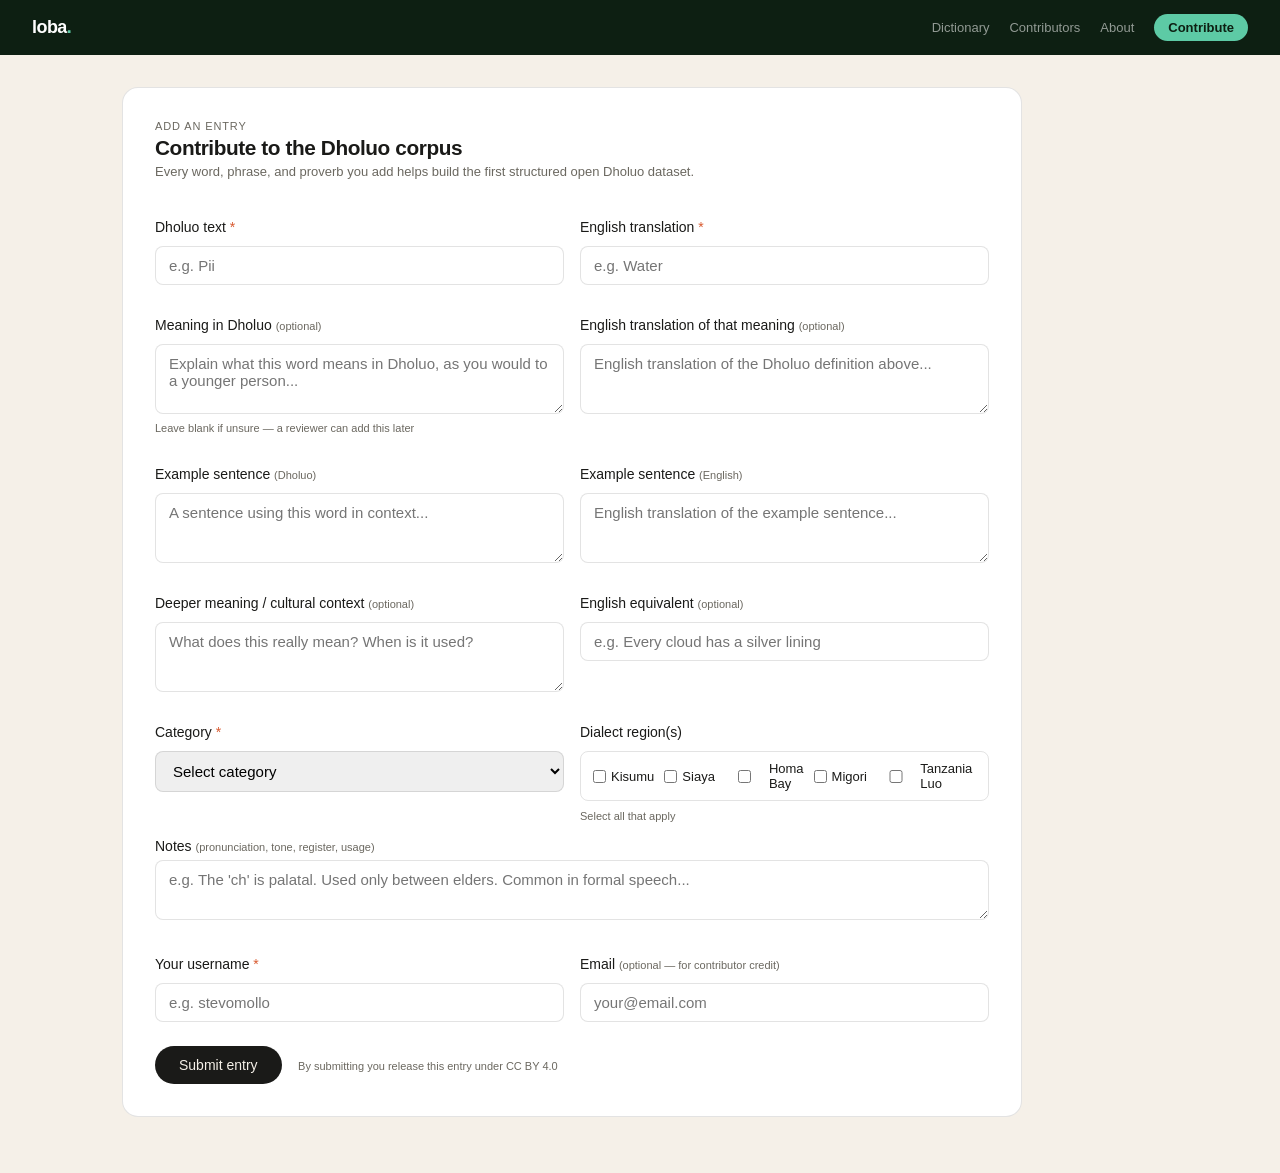
<file: web/index.html>
<!DOCTYPE html>
<html lang="en">
<head>
<meta charset="UTF-8">
<meta name="viewport" content="width=device-width, initial-scale=1.0">
<link rel="icon" type="image/x-icon" href="favicon.ico">
<link rel="icon" type="image/png" sizes="32x32" href="favicon-32x32.png">
<title>Loba — Contribute</title>
<link rel="icon" type="image/x-icon" href="favicon.ico">
<link rel="icon" type="image/png" sizes="32x32" href="favicon-32x32.png">
<link rel="stylesheet" href="styles/loba.css">
</head>
<body>

<nav class="nav">
  <a href="dictionary.html" class="nav-logo">loba<span>.</span></a>
  <div class="nav-links">
    <a href="dictionary.html">Dictionary</a>
    <a href="leaderboard.html">Contributors</a>
    <a href="about.html">About</a>
    <a href="index.html" class="active nav-contribute">Contribute</a>
  </div>
</nav>

<div class="page-wrap">
<div class="card wide-card">

  <p class="sub" style="font-size: 11px; text-transform: uppercase; letter-spacing: 0.08em; margin-bottom: 4px;">Add an entry</p>
  <h2 style="font-size: 1.3rem; font-weight: 700; margin-bottom: 0.25rem; letter-spacing: -0.02em;">Contribute to the Dholuo corpus</h2>
  <p style="font-size: 13px; color: #6B6860; margin-bottom: 1.5rem; font-weight: 300;">Every word, phrase, and proverb you add helps build the first structured open Dholuo dataset.</p>

  <div id="result"></div>

  <!-- Row 1: word + english -->
  <div class="form-row">
    <div class="form-col">
      <label>Dholuo text <span style="color:#D85A30">*</span></label>
      <input type="text" id="source_text" placeholder="e.g. Pii" class="dholuo-input" oninput="clearError('source_text')">
      <span class="field-error" id="source_text-error">Dholuo text is required</span>
    </div>
    <div class="form-col">
      <label>English translation <span style="color:#D85A30">*</span></label>
      <input type="text" id="english" placeholder="e.g. Water" oninput="clearError('english')">
      <span class="field-error" id="english-error">English translation is required</span>
    </div>
  </div>

  <!-- Row 2: dholuo definition + english definition -->
  <div class="form-row">
    <div class="form-col">
      <label>Meaning in Dholuo <span style="font-size:11px;color:#6B6860;font-weight:300;">(optional)</span></label>
      <textarea id="definition_source" class="dholuo-input" placeholder="Explain what this word means in Dholuo, as you would to a younger person..."></textarea>
      <div style="font-size:11px;color:#6B6860;margin-top:3px;">Leave blank if unsure — a reviewer can add this later</div>
    </div>
    <div class="form-col">
      <label>English translation of that meaning <span style="font-size:11px;color:#6B6860;font-weight:300;">(optional)</span></label>
      <textarea id="definition_english" placeholder="English translation of the Dholuo definition above..."></textarea>
    </div>
  </div>

  <!-- Row 3: example sentence -->
  <div class="form-row">
    <div class="form-col">
      <label>Example sentence <span style="font-size:11px;color:#6B6860;font-weight:300;">(Dholuo)</span></label>
      <textarea id="example_source" class="dholuo-input" placeholder="A sentence using this word in context..."></textarea>
    </div>
    <div class="form-col">
      <label>Example sentence <span style="font-size:11px;color:#6B6860;font-weight:300;">(English)</span></label>
      <textarea id="example_english" placeholder="English translation of the example sentence..."></textarea>
    </div>
  </div>

  <!-- Row 4: proverb fields -->
  <div class="form-row">
    <div class="form-col">
      <label>Deeper meaning / cultural context <span style="font-size:11px;color:#6B6860;font-weight:300;">(optional)</span></label>
      <textarea id="explanation" placeholder="What does this really mean? When is it used?"></textarea>
    </div>
    <div class="form-col">
      <label>English equivalent <span style="font-size:11px;color:#6B6860;font-weight:300;">(optional)</span></label>
      <input type="text" id="english_equivalent" placeholder="e.g. Every cloud has a silver lining">
    </div>
  </div>

  <!-- Row 5: category + dialect -->
  <div class="form-row">
    <div class="form-col">
      <label>Category <span style="color:#D85A30">*</span></label>
      <select id="category" onchange="clearError('category')">
        <option value="">Select category</option>
        <option>Greetings</option>
        <option>Family</option>
        <option>Food & drink</option>
        <option>Proverbs</option>
        <option>Daily life</option>
        <option>Emotions</option>
        <option>Body & health</option>
        <option>Nature</option>
        <option>Numbers</option>
        <option>Spirituality</option>
        <option>Music & culture</option>
        <option>Clothing</option>
        <option>Farming & livestock</option>
        <option>Time & seasons</option>
        <option value="__custom__">Other (type below)</option>
      </select>
      <input type="text" id="custom-category" placeholder="Type your category" style="display:none; margin-top: 6px;">
      <span class="field-error" id="category-error">Category is required</span>
    </div>
    <div class="form-col">
      <label>Dialect region(s)</label>
      <div class="dialect-box">
        <label class="dialect-check-label"><input type="checkbox" value="Kisumu" class="dialect-check"> Kisumu</label>
        <label class="dialect-check-label"><input type="checkbox" value="Siaya" class="dialect-check"> Siaya</label>
        <label class="dialect-check-label"><input type="checkbox" value="Homa Bay" class="dialect-check"> Homa Bay</label>
        <label class="dialect-check-label"><input type="checkbox" value="Migori" class="dialect-check"> Migori</label>
        <label class="dialect-check-label"><input type="checkbox" value="Tanzania Luo" class="dialect-check"> Tanzania Luo</label>
      </div>
      <div style="font-size: 11px; color: #6B6860; margin-top: 4px;">Select all that apply</div>
    </div>
  </div>

  <!-- Row 6: notes full width -->
  <div style="margin-bottom: 1rem;">
    <label>Notes <span style="font-size:11px;color:#6B6860;font-weight:300;">(pronunciation, tone, register, usage)</span></label>
    <textarea id="notes" placeholder="e.g. The 'ch' is palatal. Used only between elders. Common in formal speech..." style="min-height: 60px;"></textarea>
  </div>

  <!-- Row 7: contributor -->
  <div class="form-row">
    <div class="form-col">
      <label>Your username <span style="color:#D85A30">*</span></label>
      <input type="text" id="username" placeholder="e.g. stevomollo" oninput="clearError('username')">
      <span class="field-error" id="username-error">Username is required</span>
    </div>
    <div class="form-col">
      <label>Email <span style="font-size:11px;color:#6B6860;font-weight:300;">(optional — for contributor credit)</span></label>
      <input type="text" id="email" placeholder="your@email.com">
    </div>
  </div>

  <button onclick="submitEntry()" style="margin-top: 0.5rem;">Submit entry</button>
  <span style="font-size: 11px; color: #6B6860; margin-left: 12px;">By submitting you release this entry under CC BY 4.0</span>

</div>
</div>

<script>
const API_URL = "https://loba-production.up.railway.app/api/v1/entries";
const CONTRIBUTORS_URL = "https://loba-production.up.railway.app/api/v1/contributors";

document.getElementById('category').addEventListener('change', function() {
  const customInput = document.getElementById('custom-category');
  customInput.style.display = this.value === '__custom__' ? 'block' : 'none';
});

async function submitEntry() {
  const username = document.getElementById('username').value.trim();
  const sourceText = document.getElementById('source_text').value.trim();
  const english = document.getElementById('english').value.trim();

  // Validate and show inline errors
  let hasErrors = false;

  if (!username) {
    showError('username', 'Username is required');
    hasErrors = true;
  }
  if (!sourceText) {
    showError('source_text', 'Dholuo text is required');
    hasErrors = true;
  }
  if (!english) {
    showError('english', 'English translation is required');
    hasErrors = true;
  }

  if (!document.getElementById('category').value ||
      document.getElementById('category').value === '') {
    showError('category', 'Category is required');
    hasErrors = true;
  }

  if (hasErrors) {
    // Re-enable button since we're not submitting
    const btn = document.querySelector('button[onclick="submitEntry()"]');
    btn.disabled = false;
    btn.textContent = 'Submit entry';
    btn.style.opacity = '1';
    btn.style.cursor = 'pointer';
    return;
  }

  // Disable button immediately to prevent double submission
  const btn = document.querySelector('button[onclick="submitEntry()"]');
  btn.disabled = true;
  btn.textContent = 'Submitting...';
  btn.style.opacity = '0.5';
  btn.style.cursor = 'not-allowed';

  try {
    const contributorResponse = await fetch(CONTRIBUTORS_URL, {
      method: 'POST',
      headers: { 'Content-Type': 'application/json' },
      body: JSON.stringify({ username })
    });
    if (!contributorResponse.ok) throw new Error('Could not identify contributor');
    const contributor = await contributorResponse.json();

    const categoryEl = document.getElementById('category');
    const category = categoryEl.value === '__custom__'
      ? document.getElementById('custom-category').value
      : categoryEl.value;

    const dialect = Array.from(document.querySelectorAll('.dialect-check:checked'))
      .map(cb => cb.value)
      .join(', ');

    const payload = {
      source_text: sourceText,
      english,
      definition_source: document.getElementById('definition_source').value,
      definition_english: document.getElementById('definition_english').value,
      example_source: document.getElementById('example_source').value,
      example_english: document.getElementById('example_english').value,
      explanation: document.getElementById('explanation').value,
      english_equivalent: document.getElementById('english_equivalent').value,
      notes: document.getElementById('notes').value,
      category,
      dialect,
      contributor_id: contributor.id
    };

    const response = await fetch(API_URL, {
      method: 'POST',
      headers: { 'Content-Type': 'application/json' },
      body: JSON.stringify(payload)
    });

    if (!response.ok) {
      const errorText = await response.text();
      throw new Error(errorText);
    }

    const entry = await response.json();
    showResult('success', `Submitted! "${entry.source_text}" is now pending review.`);
    clearForm();

  } catch (err) {
    showResult('error', 'Something went wrong: ' + err.message);

  } finally {
    // Always re-enable the button whether success or error
    btn.disabled = false;
    btn.textContent = 'Submit entry';
    btn.style.opacity = '1';
    btn.style.cursor = 'pointer';
  }
}

function showError(fieldId, message) {
  const input = document.getElementById(fieldId);
  const error = document.getElementById(`${fieldId}-error`);
  if (input) input.classList.add('invalid');
  if (error) {
    error.textContent = message;
    error.classList.add('visible');
  }
}

function clearError(fieldId) {
  const input = document.getElementById(fieldId);
  const error = document.getElementById(`${fieldId}-error`);
  if (input) {
    input.classList.remove('invalid');
    if (input.value.trim()) input.classList.add('valid');
  }
  if (error) error.classList.remove('visible');
}

function showResult(type, message) {
  const el = document.getElementById('result');
  el.className = type;
  el.textContent = message;
  el.scrollIntoView({ behavior: 'smooth', block: 'nearest' });
}

function clearForm() {
  ['source_text','english','definition_source','definition_english',
   'example_source','example_english','explanation',
   'english_equivalent','notes'].forEach(id => {
    const el = document.getElementById(id);
    if (el) {
      el.value = '';
      el.classList.remove('invalid', 'valid');
    }
  });
  document.getElementById('category').value = '';
  document.getElementById('custom-category').style.display = 'none';
  document.querySelectorAll('.dialect-check').forEach(cb => cb.checked = false);
  ['username-error','source_text-error','english-error','category-error'].forEach(id => {
    const el = document.getElementById(id);
    if (el) el.classList.remove('visible');
  });
}
</script>

</body>
</html>
</file>
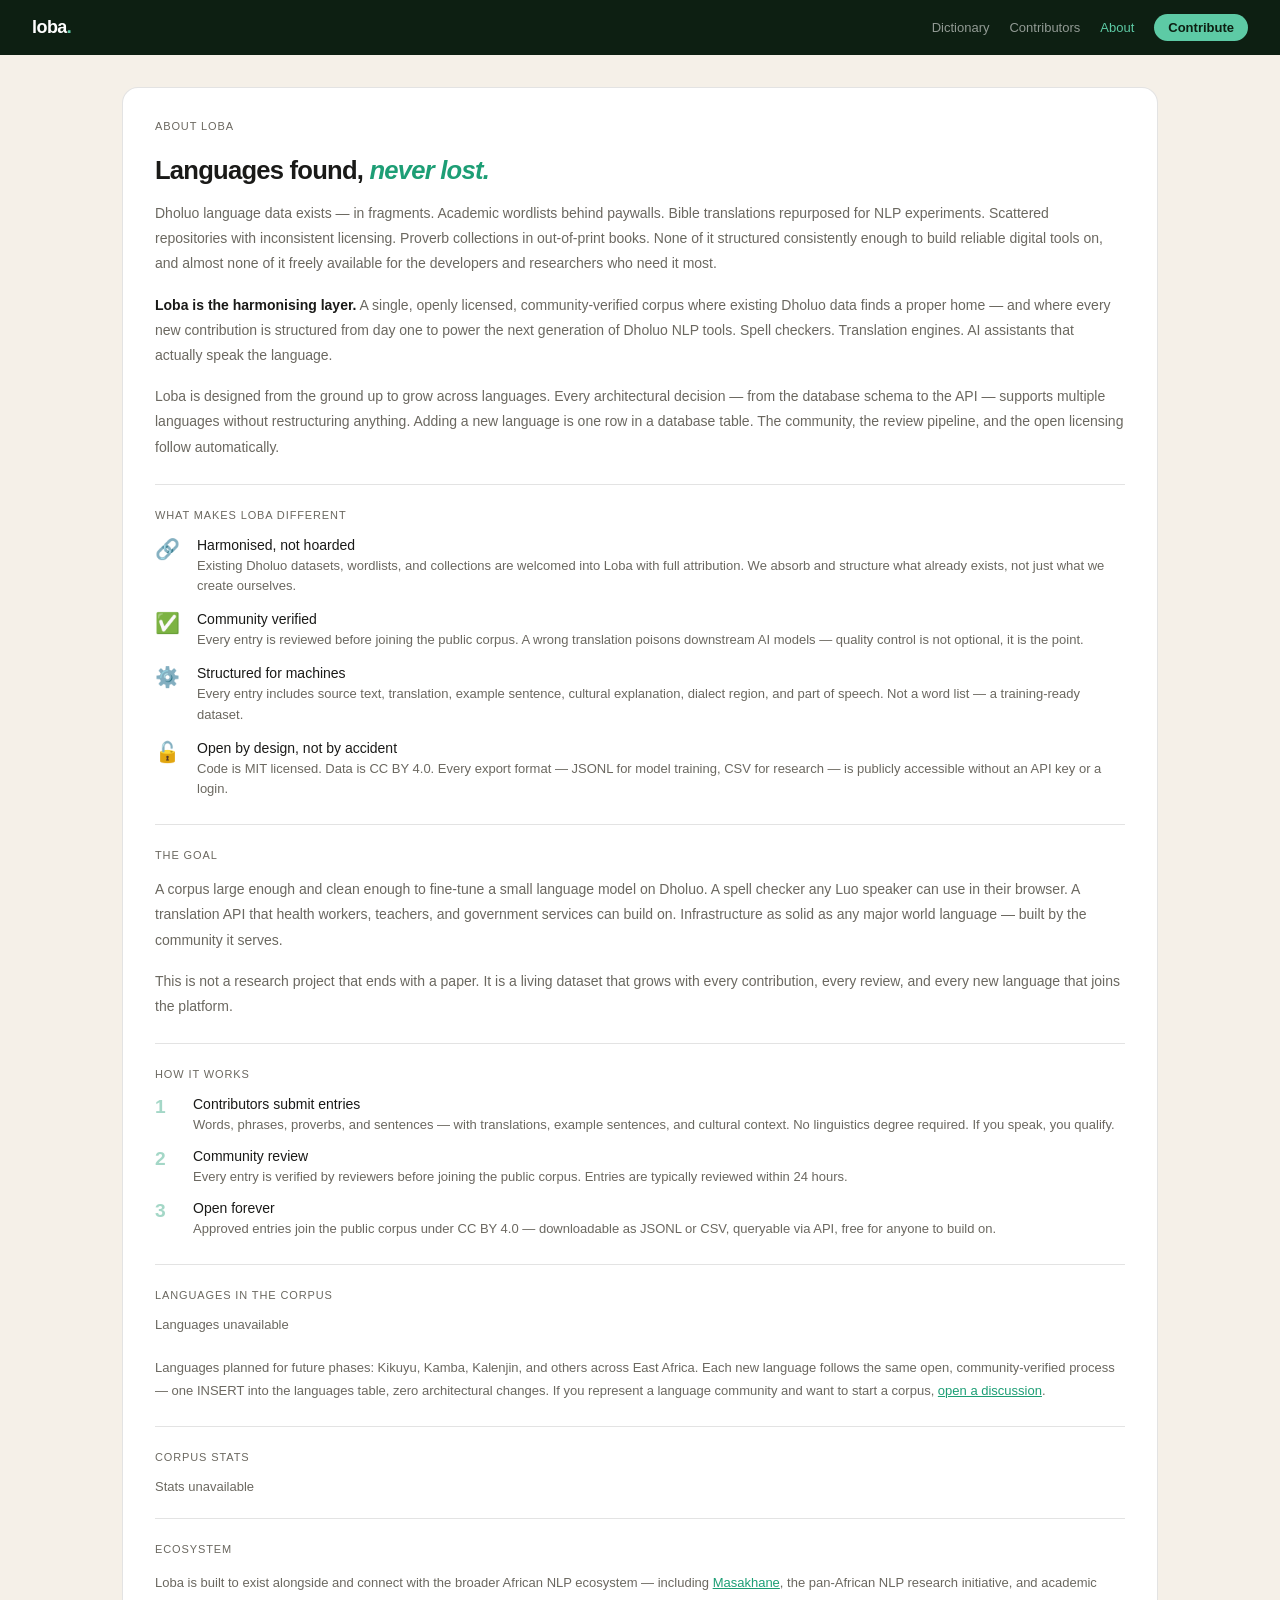
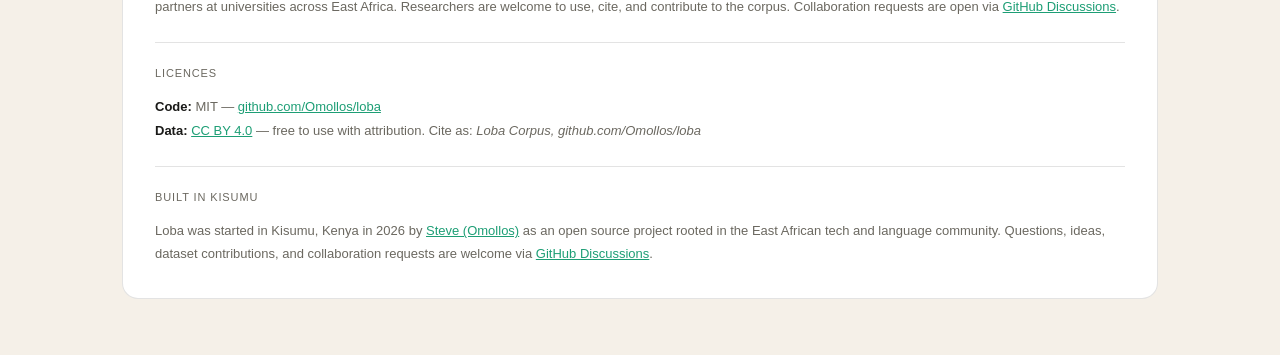
<file: web/about.html>
<!DOCTYPE html>
<html lang="en">
<head>
<meta charset="UTF-8">
<meta name="viewport" content="width=device-width, initial-scale=1.0">
<link rel="icon" type="image/x-icon" href="favicon.ico">
<link rel="icon" type="image/png" sizes="32x32" href="favicon-32x32.png">
<title>Loba — About</title>
<link rel="icon" type="image/x-icon" href="favicon.ico">
<link rel="icon" type="image/png" sizes="32x32" href="favicon-32x32.png">
<link rel="stylesheet" href="styles/loba.css">
</head>
<body>

<nav class="nav">
  <a href="dictionary.html" class="nav-logo">loba<span>.</span></a>
  <div class="nav-links">
    <a href="dictionary.html">Dictionary</a>
    <a href="leaderboard.html">Contributors</a>
    <a href="about.html" class="active">About</a>
    <a href="index.html" class="nav-contribute">Contribute</a>
  </div>
</nav>

<div class="page-wrap">
<div class="card">

  <p class="sub" style="font-size: 11px; text-transform: uppercase; letter-spacing: 0.08em;">About Loba</p>
  <h2 style="font-size: 1.6rem; font-weight: 700; margin-bottom: 1rem; letter-spacing: -0.03em;">
    Languages found, <em style="color: #1D9E75;">never lost.</em>
  </h2>

  <p style="font-size: 14px; color: #6B6860; line-height: 1.8; margin-bottom: 1rem; font-weight: 300;">
    Dholuo language data exists — in fragments. Academic wordlists behind paywalls.
    Bible translations repurposed for NLP experiments. Scattered repositories with
    inconsistent licensing. Proverb collections in out-of-print books. None of it
    structured consistently enough to build reliable digital tools on, and almost
    none of it freely available for the developers and researchers who need it most.
  </p>

  <p style="font-size: 14px; color: #6B6860; line-height: 1.8; margin-bottom: 1rem; font-weight: 300;">
    <strong style="color: #1A1A18;">Loba is the harmonising layer.</strong>
    A single, openly licensed, community-verified corpus where existing Dholuo data
    finds a proper home — and where every new contribution is structured from day one
    to power the next generation of Dholuo NLP tools. Spell checkers. Translation
    engines. AI assistants that actually speak the language.
  </p>

  <p style="font-size: 14px; color: #6B6860; line-height: 1.8; margin-bottom: 1rem; font-weight: 300;">
    Loba is designed from the ground up to grow across languages. Every architectural
    decision — from the database schema to the API — supports multiple languages without
    restructuring anything. Adding a new language is one row in a database table.
    The community, the review pipeline, and the open licensing follow automatically.
  </p>

  <hr style="border: none; border-top: 0.5px solid rgba(26,26,24,0.12); margin: 1.5rem 0;">

  <p class="sub" style="font-size: 11px; text-transform: uppercase; letter-spacing: 0.08em; margin-bottom: 1rem;">What makes Loba different</p>

  <div style="display: grid; gap: 14px; margin-bottom: 1.5rem;">
    <div style="display: flex; gap: 14px; align-items: flex-start;">
      <span style="font-size: 20px; flex-shrink: 0; width: 28px;">🔗</span>
      <div>
        <div style="font-size: 14px; font-weight: 500; margin-bottom: 3px;">Harmonised, not hoarded</div>
        <div style="font-size: 13px; color: #6B6860; font-weight: 300; line-height: 1.6;">Existing Dholuo datasets, wordlists, and collections are welcomed into Loba with full attribution. We absorb and structure what already exists, not just what we create ourselves.</div>
      </div>
    </div>
    <div style="display: flex; gap: 14px; align-items: flex-start;">
      <span style="font-size: 20px; flex-shrink: 0; width: 28px;">✅</span>
      <div>
        <div style="font-size: 14px; font-weight: 500; margin-bottom: 3px;">Community verified</div>
        <div style="font-size: 13px; color: #6B6860; font-weight: 300; line-height: 1.6;">Every entry is reviewed before joining the public corpus. A wrong translation poisons downstream AI models — quality control is not optional, it is the point.</div>
      </div>
    </div>
    <div style="display: flex; gap: 14px; align-items: flex-start;">
      <span style="font-size: 20px; flex-shrink: 0; width: 28px;">⚙️</span>
      <div>
        <div style="font-size: 14px; font-weight: 500; margin-bottom: 3px;">Structured for machines</div>
        <div style="font-size: 13px; color: #6B6860; font-weight: 300; line-height: 1.6;">Every entry includes source text, translation, example sentence, cultural explanation, dialect region, and part of speech. Not a word list — a training-ready dataset.</div>
      </div>
    </div>
    <div style="display: flex; gap: 14px; align-items: flex-start;">
      <span style="font-size: 20px; flex-shrink: 0; width: 28px;">🔓</span>
      <div>
        <div style="font-size: 14px; font-weight: 500; margin-bottom: 3px;">Open by design, not by accident</div>
        <div style="font-size: 13px; color: #6B6860; font-weight: 300; line-height: 1.6;">Code is MIT licensed. Data is CC BY 4.0. Every export format — JSONL for model training, CSV for research — is publicly accessible without an API key or a login.</div>
      </div>
    </div>
  </div>

  <hr style="border: none; border-top: 0.5px solid rgba(26,26,24,0.12); margin: 1.5rem 0;">

  <p class="sub" style="font-size: 11px; text-transform: uppercase; letter-spacing: 0.08em; margin-bottom: 1rem;">The goal</p>

  <p style="font-size: 14px; color: #6B6860; line-height: 1.8; margin-bottom: 1rem; font-weight: 300;">
    A corpus large enough and clean enough to fine-tune a small language model on Dholuo.
    A spell checker any Luo speaker can use in their browser. A translation API that
    health workers, teachers, and government services can build on. Infrastructure as
    solid as any major world language — built by the community it serves.
  </p>

  <p style="font-size: 14px; color: #6B6860; line-height: 1.8; margin-bottom: 1.5rem; font-weight: 300;">
    This is not a research project that ends with a paper. It is a living dataset
    that grows with every contribution, every review, and every new language that
    joins the platform.
  </p>

  <hr style="border: none; border-top: 0.5px solid rgba(26,26,24,0.12); margin: 1.5rem 0;">

  <p class="sub" style="font-size: 11px; text-transform: uppercase; letter-spacing: 0.08em; margin-bottom: 1rem;">How it works</p>

  <div style="display: grid; gap: 12px; margin-bottom: 1.5rem;">
    <div style="display: flex; gap: 14px; align-items: flex-start;">
      <span style="font-size: 1.2rem; font-weight: 700; color: #1D9E75; opacity: 0.4; flex-shrink: 0; width: 24px;">1</span>
      <div>
        <div style="font-size: 14px; font-weight: 500; margin-bottom: 3px;">Contributors submit entries</div>
        <div style="font-size: 13px; color: #6B6860; font-weight: 300; line-height: 1.6;">Words, phrases, proverbs, and sentences — with translations, example sentences, and cultural context. No linguistics degree required. If you speak, you qualify.</div>
      </div>
    </div>
    <div style="display: flex; gap: 14px; align-items: flex-start;">
      <span style="font-size: 1.2rem; font-weight: 700; color: #1D9E75; opacity: 0.4; flex-shrink: 0; width: 24px;">2</span>
      <div>
        <div style="font-size: 14px; font-weight: 500; margin-bottom: 3px;">Community review</div>
        <div style="font-size: 13px; color: #6B6860; font-weight: 300; line-height: 1.6;">Every entry is verified by reviewers before joining the public corpus. Entries are typically reviewed within 24 hours.</div>
      </div>
    </div>
    <div style="display: flex; gap: 14px; align-items: flex-start;">
      <span style="font-size: 1.2rem; font-weight: 700; color: #1D9E75; opacity: 0.4; flex-shrink: 0; width: 24px;">3</span>
      <div>
        <div style="font-size: 14px; font-weight: 500; margin-bottom: 3px;">Open forever</div>
        <div style="font-size: 13px; color: #6B6860; font-weight: 300; line-height: 1.6;">Approved entries join the public corpus under CC BY 4.0 — downloadable as JSONL or CSV, queryable via API, free for anyone to build on.</div>
      </div>
    </div>
  </div>

  <hr style="border: none; border-top: 0.5px solid rgba(26,26,24,0.12); margin: 1.5rem 0;">

  <p class="sub" style="font-size: 11px; text-transform: uppercase; letter-spacing: 0.08em; margin-bottom: 1rem;">Languages in the corpus</p>

  <div id="languages" style="margin-bottom: 1.5rem;">
    <div class="loading">Loading...</div>
  </div>

  <p style="font-size: 13px; color: #6B6860; line-height: 1.8; font-weight: 300; margin-bottom: 1.5rem;">
    Languages planned for future phases: Kikuyu, Kamba, Kalenjin, and others
    across East Africa. Each new language follows the same open, community-verified
    process — one INSERT into the languages table, zero architectural changes.
    If you represent a language community and want to start a corpus,
    <a href="https://github.com/Omollos/loba/discussions" style="color: #1D9E75;">open a discussion</a>.
  </p>

  <hr style="border: none; border-top: 0.5px solid rgba(26,26,24,0.12); margin: 1.5rem 0;">

  <p class="sub" style="font-size: 11px; text-transform: uppercase; letter-spacing: 0.08em; margin-bottom: 1rem;">Corpus stats</p>

  <div id="stats" style="display: grid; grid-template-columns: repeat(3, 1fr); gap: 10px; margin-bottom: 1.5rem;">
    <div class="loading">Loading...</div>
  </div>

  <hr style="border: none; border-top: 0.5px solid rgba(26,26,24,0.12); margin: 1.5rem 0;">

  <p class="sub" style="font-size: 11px; text-transform: uppercase; letter-spacing: 0.08em; margin-bottom: 1rem;">Ecosystem</p>

  <p style="font-size: 13px; color: #6B6860; line-height: 1.8; font-weight: 300; margin-bottom: 1.5rem;">
    Loba is built to exist alongside and connect with the broader African NLP ecosystem —
    including <a href="https://www.masakhane.io" style="color: #1D9E75;">Masakhane</a>,
    the pan-African NLP research initiative, and academic partners at universities across
    East Africa. Researchers are welcome to use, cite, and contribute to the corpus.
    Collaboration requests are open via
    <a href="https://github.com/Omollos/loba/discussions" style="color: #1D9E75;">GitHub Discussions</a>.
  </p>

  <hr style="border: none; border-top: 0.5px solid rgba(26,26,24,0.12); margin: 1.5rem 0;">

  <p class="sub" style="font-size: 11px; text-transform: uppercase; letter-spacing: 0.08em; margin-bottom: 1rem;">Licences</p>
  <p style="font-size: 13px; color: #6B6860; line-height: 1.8; font-weight: 300;">
    <strong style="color: #1A1A18;">Code:</strong> MIT —
    <a href="https://github.com/Omollos/loba" style="color: #1D9E75;">github.com/Omollos/loba</a><br>
    <strong style="color: #1A1A18;">Data:</strong>
    <a href="https://creativecommons.org/licenses/by/4.0/" style="color: #1D9E75;">CC BY 4.0</a>
    — free to use with attribution. Cite as: <em>Loba Corpus, github.com/Omollos/loba</em>
  </p>

  <hr style="border: none; border-top: 0.5px solid rgba(26,26,24,0.12); margin: 1.5rem 0;">

  <p class="sub" style="font-size: 11px; text-transform: uppercase; letter-spacing: 0.08em; margin-bottom: 1rem;">Built in Kisumu</p>
  <p style="font-size: 13px; color: #6B6860; line-height: 1.8; font-weight: 300;">
    Loba was started in Kisumu, Kenya in 2026 by
    <a href="https://github.com/Omollos" style="color: #1D9E75;">Steve (Omollos)</a>
    as an open source project rooted in the East African tech and language community.
    Questions, ideas, dataset contributions, and collaboration requests are welcome
    via <a href="https://github.com/Omollos/loba/discussions" style="color: #1D9E75;">GitHub Discussions</a>.
  </p>

</div>

<script>
const API = "https://loba-production.up.railway.app/api/v1";

async function loadStats() {
  try {
    const response = await fetch(`${API}/stats`);
    if (!response.ok) throw new Error();
    const stats = await response.json();

    document.getElementById('stats').innerHTML = `
      <div style="text-align: center; padding: 12px; background: #F5F0E8; border-radius: 10px;">
        <div style="font-size: 24px; font-weight: 700; color: #1A1A18;">${stats.total_approved}</div>
        <div style="font-size: 12px; color: #6B6860; margin-top: 4px;">Approved entries</div>
      </div>
      <div style="text-align: center; padding: 12px; background: #F5F0E8; border-radius: 10px;">
        <div style="font-size: 24px; font-weight: 700; color: #1A1A18;">${stats.total_contributors}</div>
        <div style="font-size: 12px; color: #6B6860; margin-top: 4px;">Contributors</div>
      </div>
      <div style="text-align: center; padding: 12px; background: #F5F0E8; border-radius: 10px;">
        <div style="font-size: 24px; font-weight: 700; color: #1A1A18;">${Object.keys(stats.by_category).length}</div>
        <div style="font-size: 12px; color: #6B6860; margin-top: 4px;">Categories</div>
      </div>
    `;
  } catch {
    document.getElementById('stats').innerHTML =
      '<div style="font-size:13px;color:#6B6860;">Stats unavailable</div>';
  }
}

async function loadLanguages() {
  try {
    const response = await fetch(`${API}/languages`);
    if (!response.ok) throw new Error();
    const languages = await response.json();

    document.getElementById('languages').innerHTML = languages.map(lang => `
      <div style="
        display: flex;
        align-items: center;
        justify-content: space-between;
        padding: 14px 16px;
        border: 0.5px solid rgba(26,26,24,0.12);
        border-radius: 10px;
        margin-bottom: 8px;
        background: white;
      ">
        <div>
          <div style="font-size: 14px; font-weight: 500; margin-bottom: 3px;">
            ${escapeHtml(lang.name)}
            <span style="
              font-size: 11px;
              background: #E1F5EE;
              color: #0F6E56;
              padding: 2px 8px;
              border-radius: 10px;
              margin-left: 6px;
              font-weight: 500;
            ">active</span>
          </div>
          <div style="font-size: 12px; color: #6B6860;">
            ${escapeHtml(lang.region)} · ${escapeHtml(lang.script)} script
          </div>
        </div>
        <div style="text-align: right;">
          <div style="font-size: 18px; font-weight: 700; color: #1A1A18;">${lang.entry_count}</div>
          <div style="font-size: 11px; color: #6B6860;">approved entries</div>
        </div>
      </div>
    `).join('');

  } catch {
    document.getElementById('languages').innerHTML =
      '<div style="font-size:13px;color:#6B6860;">Languages unavailable</div>';
  }
}

function escapeHtml(text) {
  if (!text) return '';
  const div = document.createElement('div');
  div.textContent = text;
  return div.innerHTML;
}

loadStats();
loadLanguages();
</script>
</div>

</body>
</html>
</file>
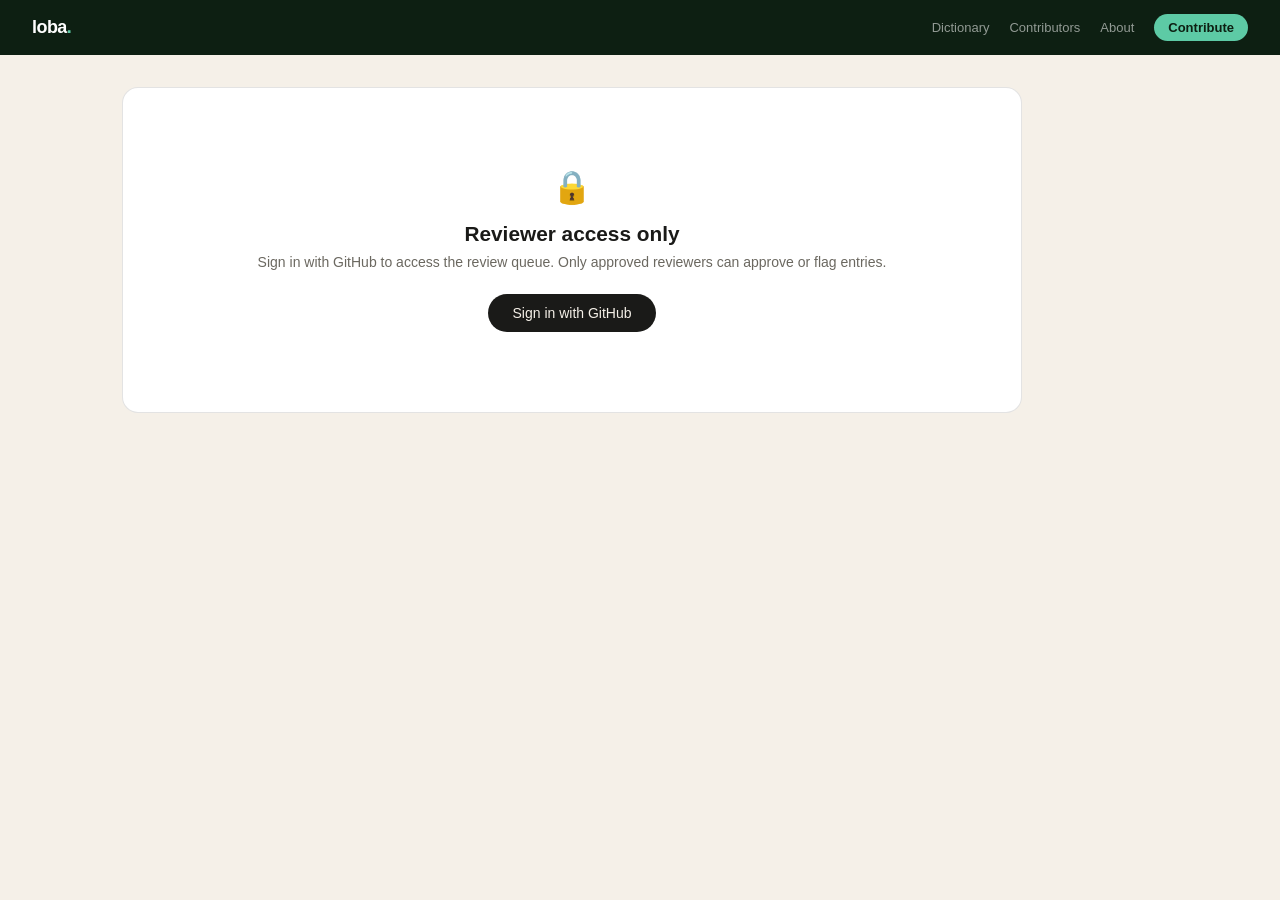
<file: web/review.html>
<!DOCTYPE html>
<html lang="en">
<head>
<meta charset="UTF-8">
<meta name="viewport" content="width=device-width, initial-scale=1.0">
<link rel="icon" type="image/x-icon" href="favicon.ico">
<link rel="icon" type="image/png" sizes="32x32" href="favicon-32x32.png">
<title>Loba — Review queue</title>
<link rel="icon" type="image/x-icon" href="favicon.ico">
<link rel="icon" type="image/png" sizes="32x32" href="favicon-32x32.png">
<link rel="stylesheet" href="styles/loba.css">
</head>
<body>

<nav class="nav">
  <a href="dictionary.html" class="nav-logo">loba<span>.</span></a>
  <div class="nav-links">
    <a href="dictionary.html">Dictionary</a>
    <a href="leaderboard.html">Contributors</a>
    <a href="about.html">About</a>
    <a href="index.html" class="nav-contribute">Contribute</a>
  </div>
</nav>

<div class="page-wrap">
<div class="card wide-card">

  <!-- Login state — shown when not authenticated -->
  <div id="login-state" style="display:none; text-align:center; padding: 3rem 1rem;">
    <div style="font-size: 2rem; margin-bottom: 1rem;">🔒</div>
    <h2 style="font-size: 1.3rem; font-weight: 700; margin-bottom: 0.5rem;">Reviewer access only</h2>
    <p style="font-size: 14px; color: #6B6860; margin-bottom: 1.5rem; font-weight: 300;">Sign in with GitHub to access the review queue. Only approved reviewers can approve or flag entries.</p>
    <a href="https://loba-production.up.railway.app/auth/github" style="
      display: inline-block;
      background: #1A1A18;
      color: #F5F0E8;
      padding: 11px 24px;
      border-radius: 24px;
      font-size: 14px;
      font-weight: 500;
      text-decoration: none;
    ">
      Sign in with GitHub
    </a>
  </div>

  <!-- Not reviewer state -->
  <div id="not-reviewer-state" style="display:none; text-align:center; padding: 3rem 1rem;">
    <div style="font-size: 2rem; margin-bottom: 1rem;">⚠️</div>
    <h2 style="font-size: 1.3rem; font-weight: 700; margin-bottom: 0.5rem;">Not a reviewer</h2>
    <p style="font-size: 14px; color: #6B6860; margin-bottom: 1rem; font-weight: 300;">Your GitHub account is not registered as a reviewer. Contact the project maintainer to request reviewer access.</p>
    <button onclick="logout()" style="font-size:13px; background:none; border:0.5px solid rgba(26,26,24,0.15); padding: 7px 16px; border-radius: 20px; cursor:pointer; color:#6B6860;">Sign out</button>
  </div>

  <!-- Review queue — shown when authenticated as reviewer -->
  <div id="review-state" style="display:none;">
    <div style="display:flex; justify-content:space-between; align-items:center; margin-bottom:1.5rem;">
      <div>
        <p class="sub" style="font-size: 11px; text-transform: uppercase; letter-spacing: 0.08em; margin-bottom: 4px;">Review queue</p>
        <div id="reviewer-name" style="font-size:13px;color:#6B6860;"></div>
      </div>
      <button onclick="logout()" style="font-size:12px; background:none; border:0.5px solid rgba(26,26,24,0.15); padding: 6px 14px; border-radius: 20px; cursor:pointer; color:#6B6860;">Sign out</button>
    </div>

    <div style="display: flex; gap: 8px; margin-bottom: 1.5rem;">
      <button class="queue-tab active" onclick="switchTab('pending', this)">
        Pending <span id="pending-count" style="font-size: 11px; background: #F5F0E8; padding: 2px 7px; border-radius: 10px; margin-left: 4px;"></span>
      </button>
      <button class="queue-tab" onclick="switchTab('flagged', this)">
        Flagged <span id="flagged-count" style="font-size: 11px; background: #F5F0E8; padding: 2px 7px; border-radius: 10px; margin-left: 4px;"></span>
      </button>
    </div>

    <div id="queue">
      <div class="loading">Loading...</div>
    </div>
  </div>

</div>
</div>

<script>
const API_URL = "https://loba-production.up.railway.app/api/v1/entries";
let currentTab = 'pending';
let sessionToken = null;

// Auth 

async function init() {
  // Check for token in URL fragment (just returned from GitHub)
  const hash = window.location.hash;
  if (hash.includes('token=')) {
    const token = hash.split('token=')[1];
    localStorage.setItem('loba_review_token', token);
    // Clean the token from the URL
    window.history.replaceState(null, '', window.location.pathname);
  }

  if (hash.includes('not-reviewer')) {
    window.history.replaceState(null, '', window.location.pathname);
    showState('not-reviewer-state');
    return;
  }

  // Check for stored token
  const stored = localStorage.getItem('loba_review_token');
  if (!stored) {
    showState('login-state');
    return;
  }

  // Validate token with the API
  try {
    const response = await fetch('https://loba-production.up.railway.app/auth/me', {
      headers: { 'Authorization': `Bearer ${stored}` }
    });

    if (!response.ok) {
      // Token expired or invalid
      localStorage.removeItem('loba_review_token');
      showState('login-state');
      return;
    }

    const user = await response.json();

    if (!user.is_reviewer) {
      showState('not-reviewer-state');
      return;
    }

    // Valid reviewer — show the queue
    sessionToken = stored;
    document.getElementById('reviewer-name').textContent =
      `Signed in as @${user.username}`;
    showState('review-state');
    loadQueue('pending');
    loadCounts();

  } catch {
    showState('login-state');
  }
}

function showState(id) {
  ['login-state', 'not-reviewer-state', 'review-state'].forEach(s => {
    document.getElementById(s).style.display = s === id ? 'block' : 'none';
  });
}

function logout() {
  localStorage.removeItem('loba_review_token');
  sessionToken = null;
  showState('login-state');
}

// Review queue 

async function loadQueue(status) {
  const el = document.getElementById('queue');
  el.innerHTML = '<div class="loading">Loading...</div>';

  try {
    const r = await fetch(`${API_URL}?status=${status}&limit=100`, {
      headers: { 'Authorization': `Bearer ${sessionToken}` }
    });
    if (!r.ok) throw new Error('Failed to load');
    const data = await r.json();
    const entries = data.entries || [];

    document.getElementById(`${status}-count`).textContent = entries.length;

    if (entries.length === 0) {
      el.innerHTML = `<div class="empty-state">${
        status === 'pending'
          ? 'No pending entries. Queue is clear.'
          : 'No flagged entries.'
      }</div>`;
      return;
    }

    el.innerHTML = entries.map(entry => `
      <div class="entry-row" id="row-${entry.id}">
        <div class="entry-source">${escapeHtml(entry.source_text)}</div>
        <div class="entry-english">${escapeHtml(entry.english)}</div>
        <div class="entry-meta">
          ${entry.category ? `<span class="badge">${escapeHtml(entry.category)}</span>` : ''}
          ${entry.dialect ? `<span class="badge">${escapeHtml(entry.dialect)}</span>` : ''}
          ${entry.contributor_id ? `<span class="badge">contributor on record</span>` : ''}
        </div>
        ${entry.example_source ? `<div style="font-size:13px;font-style:italic;color:#1A1A18;margin-bottom:3px;">${escapeHtml(entry.example_source)}</div>` : ''}
        ${entry.example_english ? `<div style="font-size:13px;color:#6B6860;margin-bottom:8px;">${escapeHtml(entry.example_english)}</div>` : ''}
        ${entry.notes ? `<div style="font-size:12px;color:#6B6860;margin-bottom:8px;">${escapeHtml(entry.notes)}</div>` : ''}

        ${status === 'flagged' && entry.flag_reason ? `
          <div class="flag-reason-display">
            Flag reason: ${escapeHtml(entry.flag_reason)}
          </div>
        ` : ''}

        ${status === 'pending' ? `
          <div style="margin-bottom: 10px;">

            <div style="font-size: 11px; text-transform: uppercase; letter-spacing: 0.07em; color: #6B6860; font-weight: 500; margin-bottom: 8px; margin-top: 12px;">Edit before approving</div>

            <div style="display: grid; grid-template-columns: 1fr 1fr; gap: 10px; margin-bottom: 8px;">
              <div>
                <div style="font-size: 11px; color: #6B6860; margin-bottom: 4px;">Dholuo text</div>
                <input type="text" id="edit-source-${entry.id}"
                  value="${entry.source_text ? escapeHtml(entry.source_text) : ''}"
                  style="width:100%;font-size:14px;padding:7px 10px;border:0.5px solid rgba(26,26,24,0.15);border-radius:8px;font-family:inherit;">
              </div>
              <div>
                <div style="font-size: 11px; color: #6B6860; margin-bottom: 4px;">English translation</div>
                <input type="text" id="edit-english-${entry.id}"
                  value="${entry.english ? escapeHtml(entry.english) : ''}"
                  style="width:100%;font-size:14px;padding:7px 10px;border:0.5px solid rgba(26,26,24,0.15);border-radius:8px;font-family:inherit;">
              </div>
            </div>

            <div style="display: grid; grid-template-columns: 1fr 1fr; gap: 10px; margin-bottom: 8px;">
              <div>
                <div style="font-size: 11px; color: #6B6860; margin-bottom: 4px;">Tiend wach e Dholuo</div>
                <textarea id="def-source-${entry.id}"
                  style="width:100%;font-size:13px;padding:7px 10px;border:0.5px solid rgba(26,26,24,0.15);border-radius:8px;font-family:inherit;resize:vertical;min-height:60px;"
                  placeholder="Meaning in Dholuo..."
                >${entry.definition_source ? escapeHtml(entry.definition_source) : ''}</textarea>
              </div>
              <div>
                <div style="font-size: 11px; color: #6B6860; margin-bottom: 4px;">English translation of definition</div>
                <textarea id="def-english-${entry.id}"
                  style="width:100%;font-size:13px;padding:7px 10px;border:0.5px solid rgba(26,26,24,0.15);border-radius:8px;font-family:inherit;resize:vertical;min-height:60px;"
                  placeholder="English translation of the Dholuo definition..."
                >${entry.definition_english ? escapeHtml(entry.definition_english) : ''}</textarea>
              </div>
            </div>

            <div style="display: grid; grid-template-columns: 1fr 1fr; gap: 10px; margin-bottom: 8px;">
              <div>
                <div style="font-size: 11px; color: #6B6860; margin-bottom: 4px;">Example sentence (Dholuo)</div>
                <textarea id="edit-example-source-${entry.id}"
                  style="width:100%;font-size:13px;padding:7px 10px;border:0.5px solid rgba(26,26,24,0.15);border-radius:8px;font-family:inherit;resize:vertical;min-height:55px;"
                  placeholder="Example sentence in Dholuo..."
                >${entry.example_source ? escapeHtml(entry.example_source) : ''}</textarea>
              </div>
              <div>
                <div style="font-size: 11px; color: #6B6860; margin-bottom: 4px;">Example sentence (English)</div>
                <textarea id="edit-example-english-${entry.id}"
                  style="width:100%;font-size:13px;padding:7px 10px;border:0.5px solid rgba(26,26,24,0.15);border-radius:8px;font-family:inherit;resize:vertical;min-height:55px;"
                  placeholder="English translation of example..."
                >${entry.example_english ? escapeHtml(entry.example_english) : ''}</textarea>
              </div>
            </div>

            <div style="display: grid; grid-template-columns: 1fr 1fr; gap: 10px; margin-bottom: 8px;">
              <div>
                <div style="font-size: 11px; color: #6B6860; margin-bottom: 4px;">Cultural context / deeper meaning</div>
                <textarea id="edit-explanation-${entry.id}"
                  style="width:100%;font-size:13px;padding:7px 10px;border:0.5px solid rgba(26,26,24,0.15);border-radius:8px;font-family:inherit;resize:vertical;min-height:55px;"
                  placeholder="Cultural context, when it is used..."
                >${entry.explanation ? escapeHtml(entry.explanation) : ''}</textarea>
              </div>
              <div>
                <div style="font-size: 11px; color: #6B6860; margin-bottom: 4px;">English equivalent</div>
                <input type="text" id="edit-english-equivalent-${entry.id}"
                  value="${entry.english_equivalent ? escapeHtml(entry.english_equivalent) : ''}"
                  style="width:100%;font-size:13px;padding:7px 10px;border:0.5px solid rgba(26,26,24,0.15);border-radius:8px;font-family:inherit;"
                  placeholder="e.g. Every cloud has a silver lining">
              </div>
            </div>

            <div style="margin-bottom: 8px;">
              <div style="font-size: 11px; color: #6B6860; margin-bottom: 4px;">Notes (pronunciation, tone, usage)</div>
              <textarea id="edit-notes-${entry.id}"
                style="width:100%;font-size:13px;padding:7px 10px;border:0.5px solid rgba(26,26,24,0.15);border-radius:8px;font-family:inherit;resize:vertical;min-height:55px;"
                placeholder="Pronunciation guide, tone, register, usage context..."
              >${entry.notes ? escapeHtml(entry.notes) : ''}</textarea>
            </div>

            <div style="margin-bottom: 10px;">
              <select id="rating-${entry.id}" style="font-size: 12px; padding: 5px 10px; border-radius: 8px; border: 0.5px solid rgba(26,26,24,0.15);">
                <option value="general">General — safe for all audiences</option>
                <option value="mature">Mature — valid but not for public dictionary</option>
                <option value="restricted">Restricted — private corpus only</option>
              </select>
            </div>

            <textarea
              id="flag-reason-${entry.id}"
              class="flag-reason-input"
              placeholder="Flag reason (required when flagging)..."
              style="display:none;"
            ></textarea>

          </div>
          <div class="entry-actions">
            <button class="btn-approve" onclick="approveEntry('${entry.id}')">Approve</button>
            <button class="btn-flag" onclick="showFlagReason('${entry.id}')">Flag</button>
          </div>
        ` : `
          <div class="entry-actions">
            <button class="btn-approve" onclick="reopenEntry('${entry.id}')">Move to pending</button>
            <button class="btn-delete" onclick="deleteEntry('${entry.id}')">Delete permanently</button>
          </div>
        `}
      </div>
    `).join('');

  } catch (err) {
    el.innerHTML = `<div class="empty-state">Could not load: ${err.message}</div>`;
  }
}

function showFlagReason(id) {
  const textarea = document.getElementById(`flag-reason-${id}`);
  textarea.style.display = 'block';
  textarea.focus();
  const actions = textarea.closest('.entry-row').querySelector('.entry-actions');
  actions.innerHTML = `
    <button class="btn-approve" onclick="approveEntry('${id}')">Approve</button>
    <button class="btn-flag" onclick="confirmFlag('${id}')">Confirm flag</button>
    <button onclick="cancelFlag('${id}')" style="font-size:13px;background:none;border:none;color:#6B6860;cursor:pointer;">Cancel</button>
  `;
}

function cancelFlag(id) {
  const textarea = document.getElementById(`flag-reason-${id}`);
  textarea.style.display = 'none';
  const actions = textarea.closest('.entry-row').querySelector('.entry-actions');
  actions.innerHTML = `
    <button class="btn-approve" onclick="approveEntry('${id}')">Approve</button>
    <button class="btn-flag" onclick="showFlagReason('${id}')">Flag</button>
  `;
}

async function approveEntry(id) {
  const ratingEl = document.getElementById(`rating-${id}`);
  const rating = ratingEl ? ratingEl.value : 'general';
  const defSource = document.getElementById(`def-source-${id}`)?.value || '';
  const defEnglish = document.getElementById(`def-english-${id}`)?.value || '';
  const sourceText = document.getElementById(`edit-source-${id}`)?.value || '';
  const english = document.getElementById(`edit-english-${id}`)?.value || '';
  const exampleSource = document.getElementById(`edit-example-source-${id}`)?.value || '';
  const exampleEnglish = document.getElementById(`edit-example-english-${id}`)?.value || '';
  const explanation = document.getElementById(`edit-explanation-${id}`)?.value || '';
  const englishEquivalent = document.getElementById(`edit-english-equivalent-${id}`)?.value || '';
  const notes = document.getElementById(`edit-notes-${id}`)?.value || '';
  await updateStatus(id, 'approve', rating, '', defSource, defEnglish,
    sourceText, english, exampleSource, exampleEnglish, explanation, englishEquivalent, notes);
}

async function confirmFlag(id) {
  const reasonEl = document.getElementById(`flag-reason-${id}`);
  const reason = reasonEl ? reasonEl.value.trim() : '';
  if (!reason) {
    alert('Please enter a reason for flagging this entry.');
    return;
  }
  await updateStatus(id, 'flag', 'general', reason, '', '', '', '', '', '', '', '', '');
}

async function reopenEntry(id) {
  await updateStatus(id, 'approve', 'general', '', '', '', '', '', '', '', '', '', '');
}

async function deleteEntry(id) {
  if (!confirm('Permanently delete this entry? This cannot be undone.')) return;
  try {
    const response = await fetch(`${API_URL}/${id}`, {
      method: 'DELETE',
      headers: { 'Authorization': `Bearer ${sessionToken}` }
    });
    if (!response.ok) throw new Error('Delete failed');
    removeRow(id);
    loadCounts();
  } catch (err) {
    alert('Could not delete: ' + err.message);
  }
}

async function updateStatus(id, action, rating, flagReason, defSource, defEnglish,
  sourceText, english, exampleSource, exampleEnglish, explanation, englishEquivalent, notes) {
  try {
    const response = await fetch(`${API_URL}/${id}/${action}`, {
      method: 'PUT',
      headers: {
        'Content-Type': 'application/json',
        'Authorization': `Bearer ${sessionToken}`
      },
      body: JSON.stringify({
        rating,
        flag_reason: flagReason,
        definition_source: defSource,
        definition_english: defEnglish,
        source_text: sourceText,
        english: english,
        example_source: exampleSource,
        example_english: exampleEnglish,
        explanation: explanation,
        english_equivalent: englishEquivalent,
        notes: notes
      })
    });
    if (!response.ok) throw new Error('Update failed');
    removeRow(id);
    loadCounts();
  } catch (err) {
    alert('Could not update entry: ' + err.message);
  }
}

function removeRow(id) {
  const row = document.getElementById(`row-${id}`);
  if (row) {
    row.style.opacity = '0.3';
    setTimeout(() => {
      row.remove();
      if (document.querySelectorAll('.entry-row').length === 0) {
        document.getElementById('queue').innerHTML =
          `<div class="empty-state">${currentTab === 'pending' ? 'Queue is clear.' : 'No flagged entries.'}</div>`;
      }
    }, 200);
  }
}

async function loadCounts() {
  try {
    const [pendingRes, flaggedRes] = await Promise.all([
      fetch(`${API_URL}?status=pending&limit=100`, {
        headers: { 'Authorization': `Bearer ${sessionToken}` }
      }),
      fetch(`${API_URL}?status=flagged&limit=100`, {
        headers: { 'Authorization': `Bearer ${sessionToken}` }
      })
    ]);
    const pending = await pendingRes.json();
    const flagged = await flaggedRes.json();
    document.getElementById('pending-count').textContent = (pending.entries || []).length;
    document.getElementById('flagged-count').textContent = (flagged.entries || []).length;
  } catch {}
}

function switchTab(tab, btn) {
  currentTab = tab;
  document.querySelectorAll('.queue-tab').forEach(b => b.classList.remove('active'));
  btn.classList.add('active');
  loadQueue(tab);
}

function escapeHtml(text) {
  if (!text) return '';
  const div = document.createElement('div');
  div.textContent = text;
  return div.innerHTML;
}

init();
</script>

</body>
</html>
</file>
<file: web/styles/loba.css>
* { box-sizing: border-box; margin: 0; padding: 0; }

body {
  font-family: -apple-system, BlinkMacSystemFont, "Segoe UI", sans-serif;
  background: #F5F0E8;
  color: #1A1A18;
  padding: 0;
  margin: 0;
  min-height: 100vh;
}

.page-wrap {
  padding: 2rem;
  max-width: 1100px;
  margin: 0 auto;
}

.card {
  background: white;
  border-radius: 16px;
  border: 0.5px solid rgba(26,26,24,0.12);
  padding: 2rem;
  margin-bottom: 1.5rem;
}

.wide-card {
  max-width: 100%;
}

/* Desktop — two column layout for pages that suit it */
.page-two-col {
  display: grid;
  grid-template-columns: 1fr 2fr;
  gap: 1.5rem;
  align-items: start;
}

/* Tablet */
@media (max-width: 900px) {
  .page-two-col {
    grid-template-columns: 1fr;
  }
}

/* Mobile */
@media (max-width: 600px) {
  .page-wrap {
    padding: 1rem;
  }
  .card {
    padding: 1.25rem;
    border-radius: 12px;
  }
  .nav {
    padding: 12px 1rem;
    flex-wrap: wrap;
    gap: 10px;
  }
  .nav-links {
    gap: 12px;
  }
  .nav-links a {
    font-size: 12px;
  }
}

h1 { font-size: 1.5rem; margin-bottom: 0.5rem; }
.sub { font-size: 14px; color: #6B6860; margin-bottom: 1.5rem; }
label {
  display: block;
  font-size: 14px;
  font-weight: 500;
  margin-bottom: 6px;
  margin-top: 16px;
}

input, textarea, select {
  width: 100%;
  padding: 10px 13px;
  border: 0.5px solid rgba(26,26,24,0.12);
  border-radius: 8px;
  font-size: 15px;
  font-family: inherit;
}

textarea { resize: vertical; min-height: 70px; }

button {
  margin-top: 1.5rem;
  background: #1A1A18;
  color: #F5F0E8;
  border: none;
  padding: 11px 24px;
  border-radius: 24px;
  font-size: 14px;
  cursor: pointer;
}

button:hover { opacity: 0.85; }

#result {
  margin-top: 1.5rem;
  padding: 1rem;
  border-radius: 10px;
  font-size: 13px;
  display: none;
}

#result.success { background: #E1F5EE; color: #0F6E56; display: block; }
#result.error { background: #FAECE7; color: #993C1D; display: block; }

/* ── Review queue specific ── */

.wide-card { max-width: 900px; }

.entry-row {
  border: 0.5px solid rgba(26,26,24,0.12);
  border-radius: 12px;
  padding: 1rem 1.25rem;
  margin-bottom: 10px;
}

.entry-source { font-size: 18px; font-weight: 600; margin-bottom: 4px; }
.entry-english { font-size: 15px; color: #6B6860; margin-bottom: 8px; }
.entry-meta {
  display: flex;
  gap: 8px;
  flex-wrap: wrap;
  margin-bottom: 10px;
}

.badge {
  font-size: 11px;
  padding: 2px 10px;
  border-radius: 12px;
  background: #F5F0E8;
  color: #6B6860;
}

.entry-actions { display: flex; gap: 8px; }

.btn-approve {
  background: #E1F5EE;
  color: #0F6E56;
  border: 0.5px solid #9FE1CB;
  padding: 6px 14px;
  border-radius: 20px;
  font-size: 13px;
  cursor: pointer;
}

.btn-flag {
  background: #FAECE7;
  color: #993C1D;
  border: 0.5px solid #F5C4B3;
  padding: 6px 14px;
  border-radius: 20px;
  font-size: 13px;
  cursor: pointer;
}

.btn-approve:hover, .btn-flag:hover { opacity: 0.8; }

.empty-state {
  text-align: center;
  padding: 3rem 1rem;
  color: #6B6860;
  font-size: 14px;
}

.loading { text-align: center; padding: 2rem; color: #6B6860; font-size: 13px; }

/* ── Navigation ── */
.nav {
  display: flex;
  align-items: center;
  justify-content: space-between;
  padding: 14px 2rem;
  background: #0D1F12;
  margin: 0 0 0 0;
}

.nav-logo {
  font-size: 18px;
  font-weight: 700;
  color: white;
  text-decoration: none;
  letter-spacing: -0.03em;
}

.nav-logo span { color: #5DCAA5; }

.nav-links {
  display: flex;
  gap: 20px;
  align-items: center;
}

.nav-links a {
  font-size: 13px;
  color: rgba(255,255,255,0.55);
  text-decoration: none;
}

.nav-links a:hover { color: white; }

.nav-links a.active {
  color: #5DCAA5;
  font-weight: 500;
}

.nav-contribute {
  background: #5DCAA5;
  color: #0D1F12 !important;
  padding: 6px 14px;
  border-radius: 20px;
  font-weight: 600 !important;
}

.nav-contribute:hover { opacity: 0.9; }

/* ── Review queue ── */
.queue-tab {
  font-size: 13px;
  padding: 7px 16px;
  border-radius: 20px;
  border: 0.5px solid rgba(26,26,24,0.15);
  background: none;
  cursor: pointer;
  color: #6B6860;
  font-family: inherit;
}

.queue-tab.active {
  background: #1A1A18;
  color: #F5F0E8;
  border-color: #1A1A18;
}

.flag-reason-input {
  width: 100%;
  padding: 7px 10px;
  border: 0.5px solid rgba(26,26,24,0.15);
  border-radius: 8px;
  font-size: 12px;
  font-family: inherit;
  margin-bottom: 8px;
  resize: none;
  min-height: 52px;
}

.flag-reason-display {
  font-size: 12px;
  color: #993C1D;
  background: #FAECE7;
  border-radius: 8px;
  padding: 8px 12px;
  margin-bottom: 8px;
  font-style: italic;
}

.btn-reopen {
  background: #E6F1FB;
  color: #185FA5;
  border: 0.5px solid #B5D4F4;
  padding: 6px 14px;
  border-radius: 20px;
  font-size: 13px;
  cursor: pointer;
}

.btn-delete {
  background: #FCEBEB;
  color: #A32D2D;
  border: 0.5px solid #F7C1C1;
  padding: 6px 14px;
  border-radius: 20px;
  font-size: 13px;
  cursor: pointer;
}

/* ── Form grid layout ── */
.form-row {
  display: grid;
  grid-template-columns: 1fr 1fr;
  gap: 16px;
  margin-bottom: 1rem;
}

.form-col {
  display: flex;
  flex-direction: column;
  gap: 5px;
}

.dholuo-input {
  font-size: 15px;
}

.dialect-box {
  display: flex;
  flex-wrap: wrap;
  gap: 10px;
  padding: 9px 12px;
  border: 0.5px solid rgba(26,26,24,0.12);
  border-radius: 8px;
}

.dialect-check-label {
  display: flex;
  align-items: center;
  gap: 5px;
  font-size: 13px;
  font-weight: 400;
  margin: 0;
  cursor: pointer;
}

/* Mobile — stack form columns */
@media (max-width: 600px) {
  .form-row {
    grid-template-columns: 1fr;
  }
}

/* ── Form validation ── */
.field-error {
  font-size: 12px;
  color: #993C1D;
  margin-top: 3px;
  display: none;
}

.field-error.visible {
  display: block;
}

input.invalid, textarea.invalid, select.invalid {
  border-color: #F5C4B3;
  background: #FFFAF9;
}

input.valid, textarea.valid {
  border-color: #9FE1CB;
}
</file>
